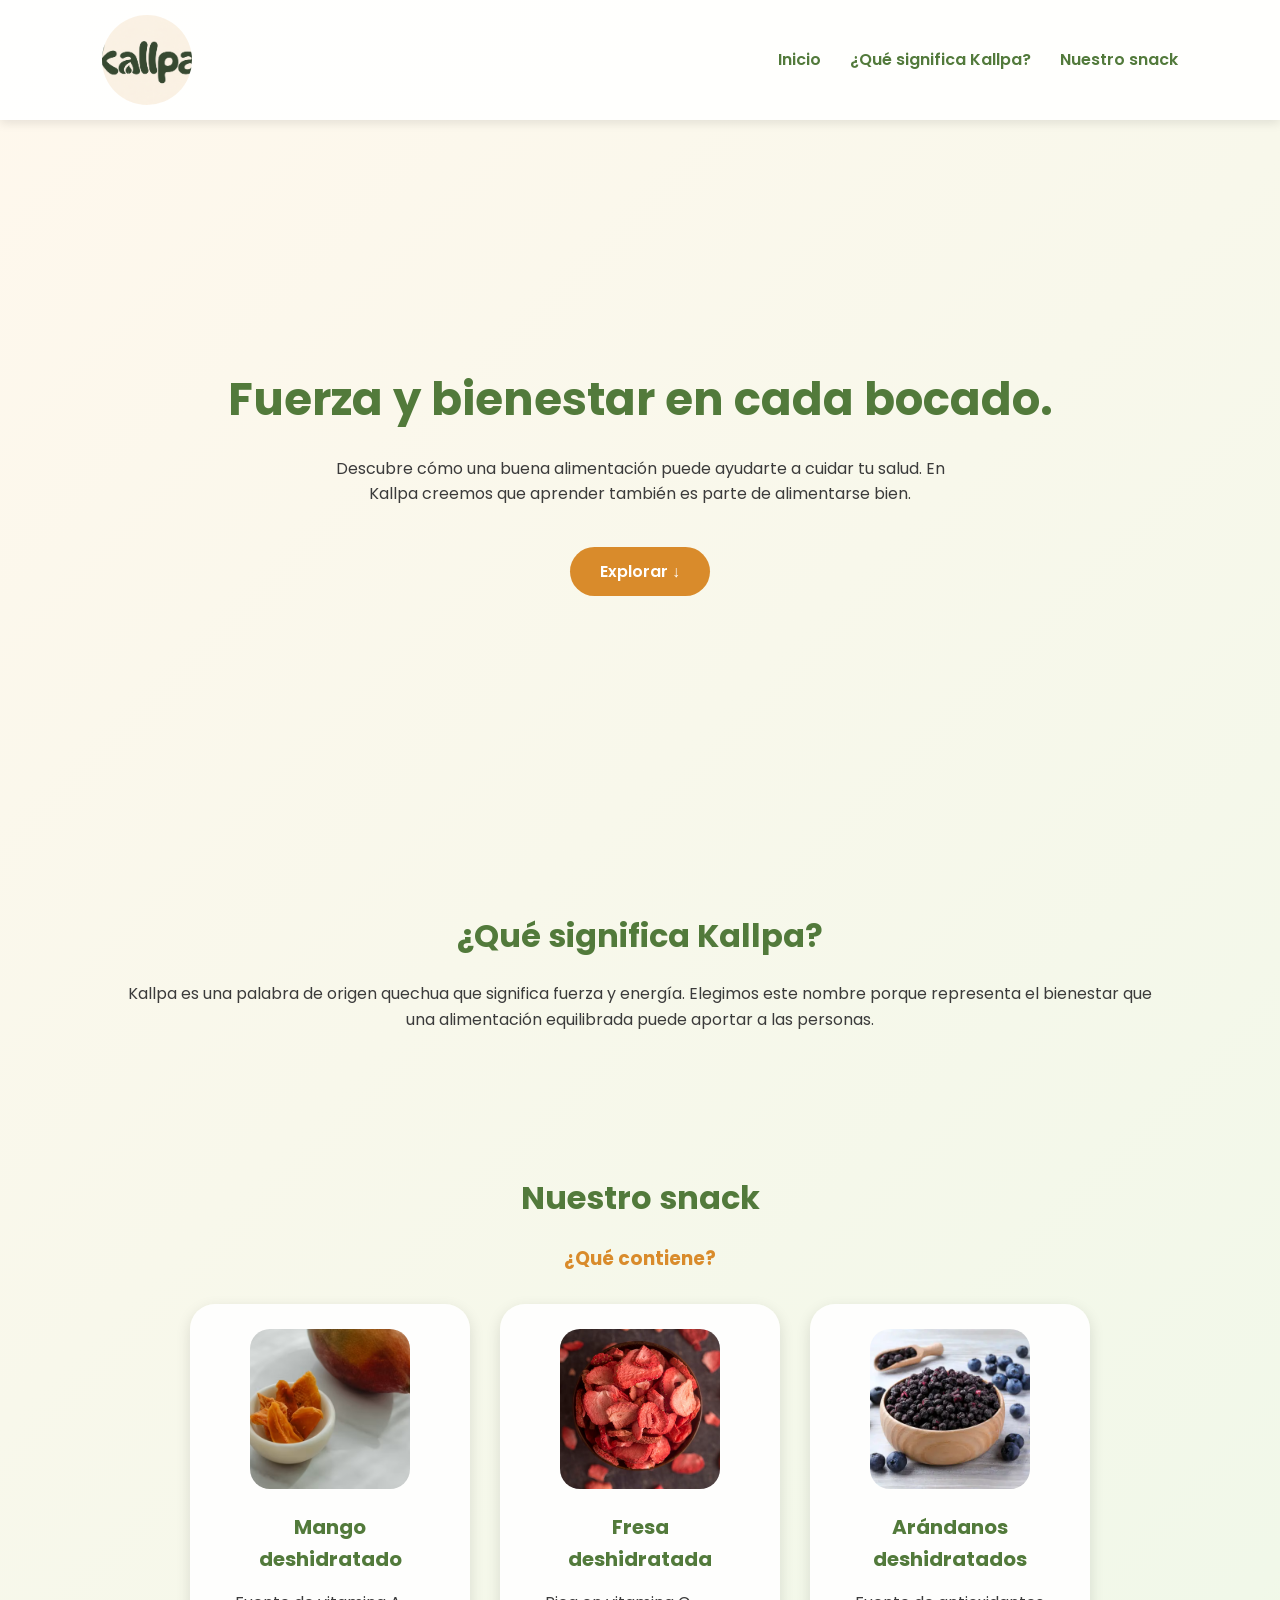
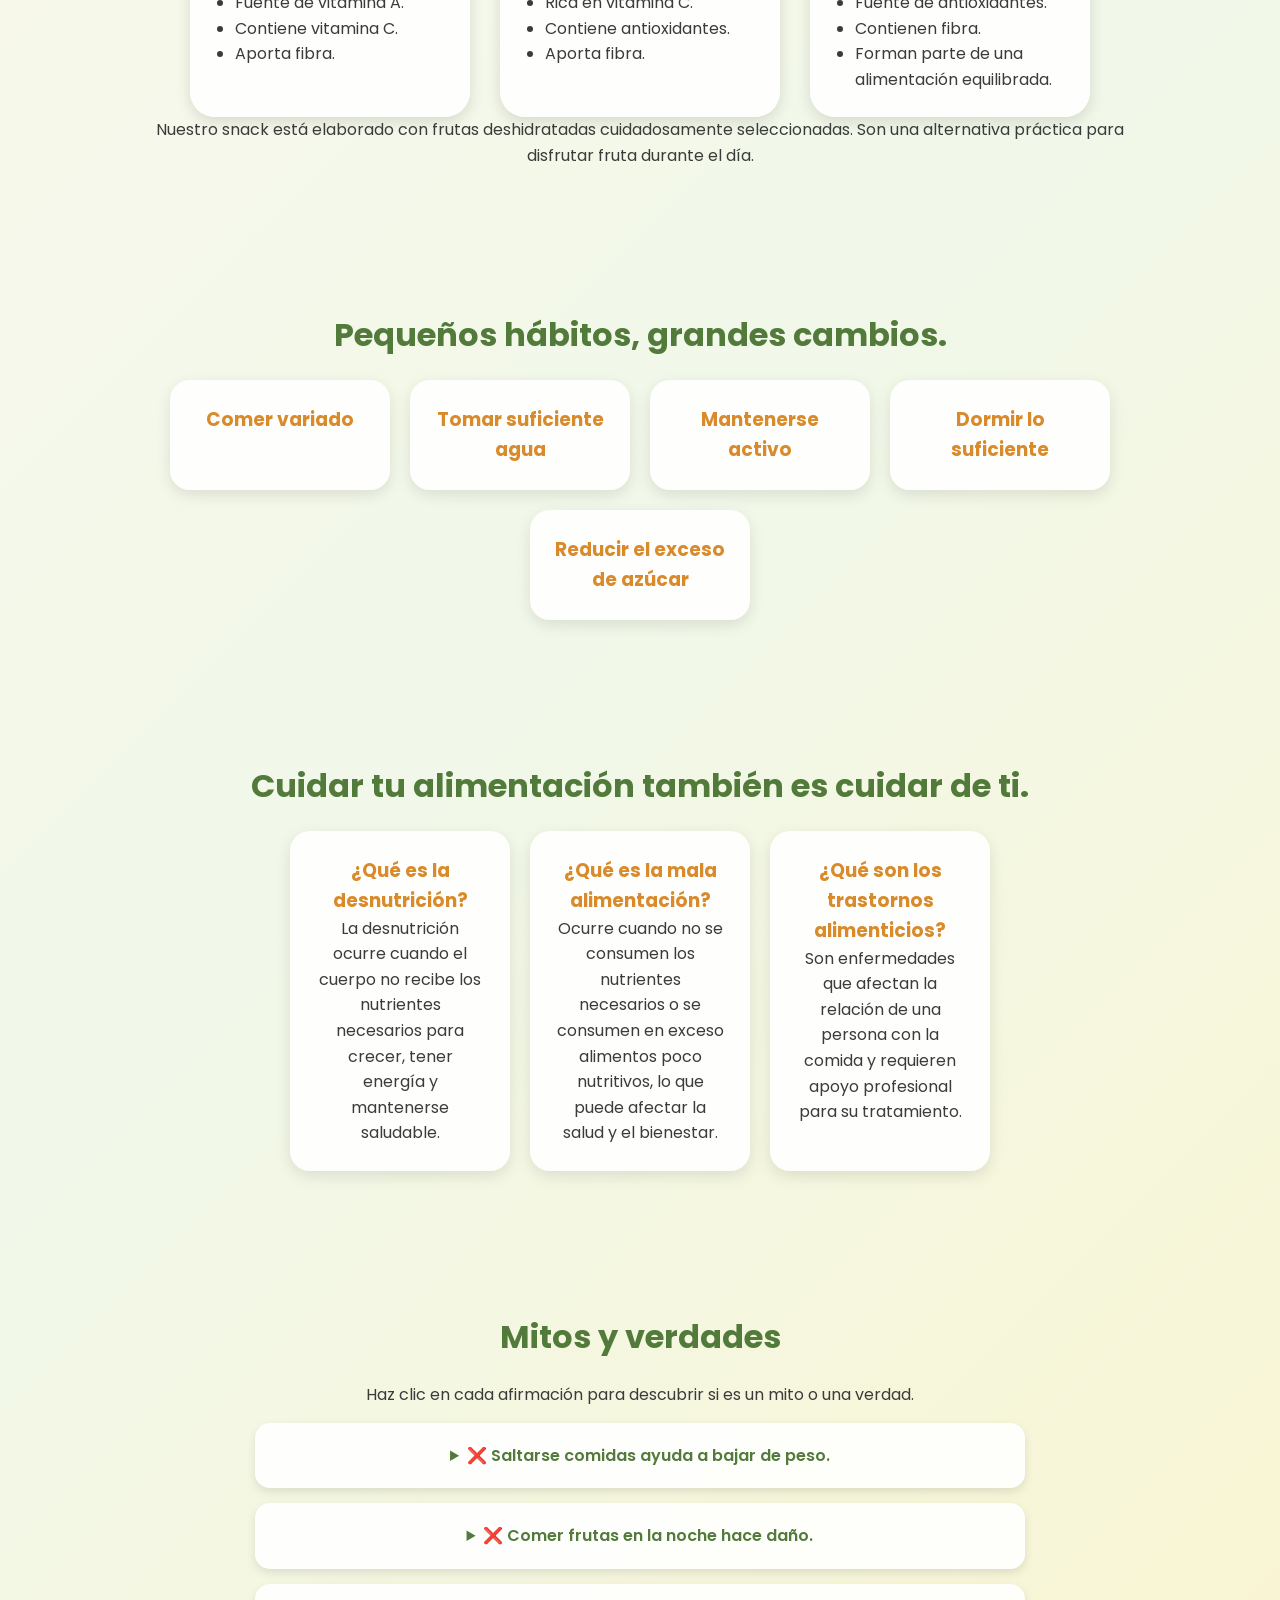
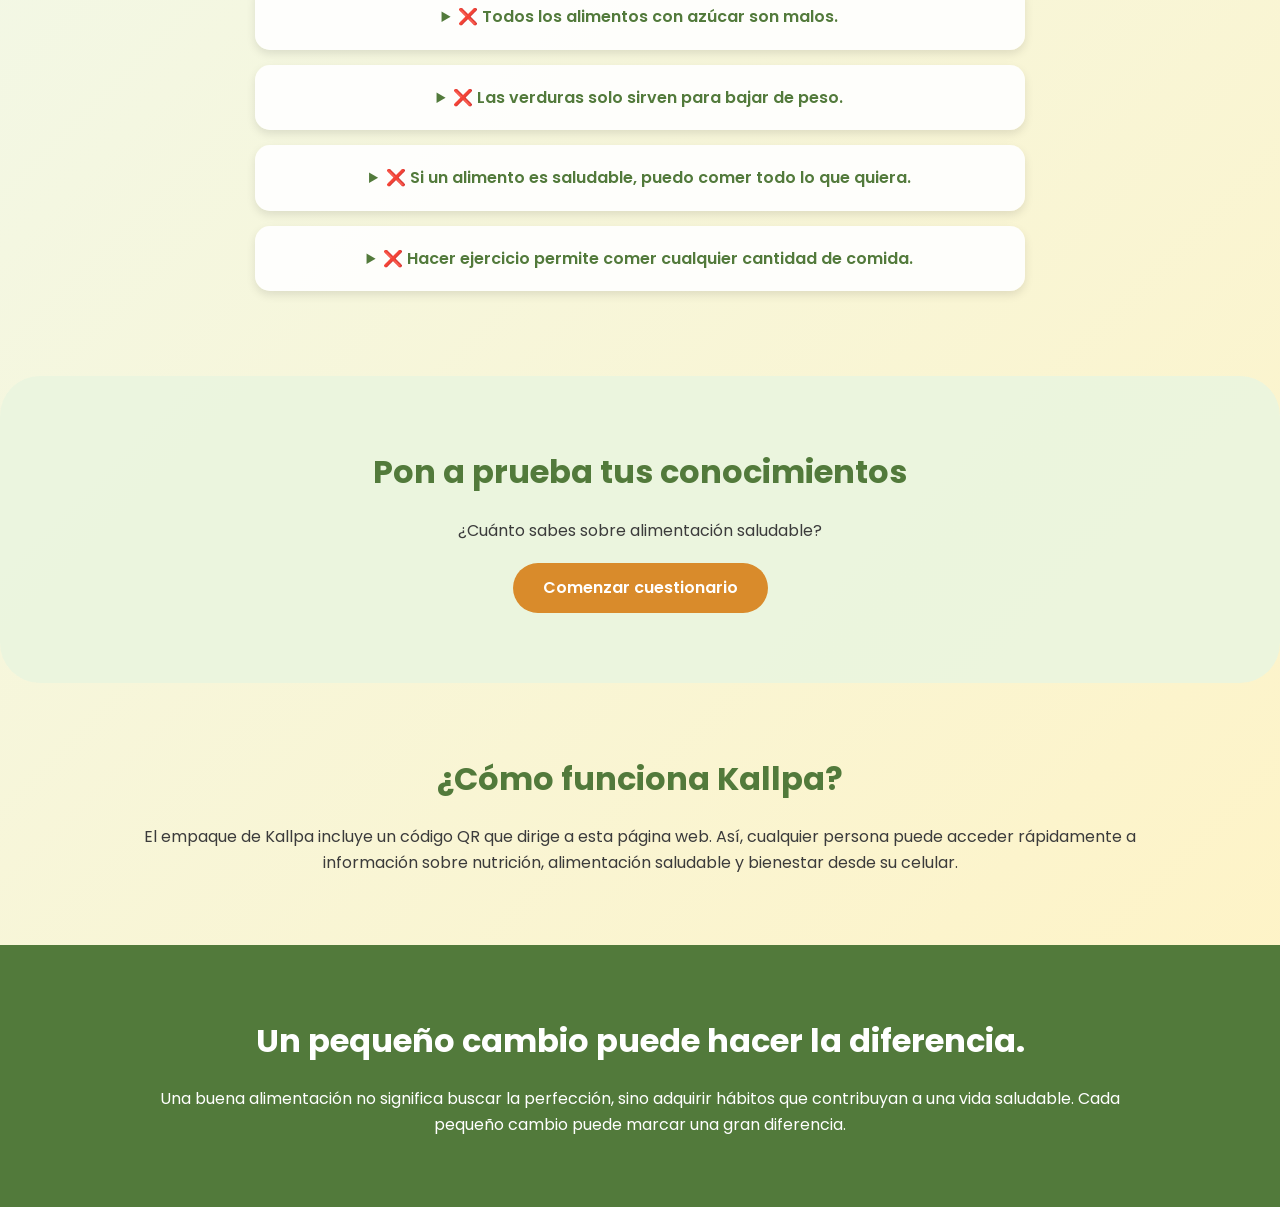
<file: ct.html>
<!DOCTYPE html>
<html lang="es">

<head>
    <meta charset="UTF-8">
    <meta name="viewport" content="width=device-width, initial-scale=1.0">
    <title>Kallpa</title>
    <link rel="stylesheet" href="style.css">
</head>

<body>

<header>

    <img src="imagenes/kallpa_logo.jpg" alt="Logo de Kallpa" class="logo">

    <nav>
        <a href="#inicio">Inicio</a>
        <a href="#kallpa">¿Qué significa Kallpa?</a>
        <a href="#snack">Nuestro snack</a>
    </nav>

</header>

<main>

    <section id="inicio" class="hero">

        <h1>Fuerza y bienestar en cada bocado.</h1>

        <p>
            Descubre cómo una buena alimentación puede ayudarte a cuidar tu salud.
            En Kallpa creemos que aprender también es parte de alimentarse bien.
        </p>

        <a href="#kallpa" class="boton">
            Explorar ↓
        </a>

    </section>

    <section id="kallpa">

        <h2>¿Qué significa Kallpa?</h2>

        <p>
            Kallpa es una palabra de origen quechua que significa fuerza y energía.
            Elegimos este nombre porque representa el bienestar que una alimentación
            equilibrada puede aportar a las personas.
        </p>

    </section>


   <section id="snack">

    <h2>Nuestro snack</h2>

    <h3>¿Qué contiene?</h3>

    <div class="frutas">

        <div class="fruta">

            <img src="imagenes/mango.png" alt="Mango deshidratado">

            <h4>Mango deshidratado</h4>

            <ul>
                <li>Fuente de vitamina A.</li>
                <li>Contiene vitamina C.</li>
                <li>Aporta fibra.</li>
            </ul>

        </div>

        <div class="fruta">

            <img src="imagenes/ffresa.png" alt="Fresa deshidratada">

            <h4>Fresa deshidratada</h4>

            <ul>
                <li>Rica en vitamina C.</li>
                <li>Contiene antioxidantes.</li>
                <li>Aporta fibra.</li>
            </ul>

        </div>

        <div class="fruta">

            <img src="imagenes/arandanos.png" alt="Arandanos deshidratados">

            <h4>Arándanos deshidratados</h4>

            <ul>
                <li>Fuente de antioxidantes.</li>
                <li>Contienen fibra.</li>
                <li>Forman parte de una alimentación equilibrada.</li>
            </ul>

        </div>

    </div>

    <p>
        Nuestro snack está elaborado con frutas deshidratadas cuidadosamente
        seleccionadas. Son una alternativa práctica para disfrutar fruta durante
        el día.
    </p>

</section>


<section id="alimentacion">

    <h2>Pequeños hábitos, grandes cambios.</h2>

    <div class="habitos">

        <div class="habito">
            <h3>Comer variado</h3>
        </div>

        <div class="habito">
            <h3>Tomar suficiente agua</h3>
        </div>

        <div class="habito">
            <h3>Mantenerse activo</h3>
        </div>

        <div class="habito">
            <h3>Dormir lo suficiente</h3>
        </div>

        <div class="habito">
            <h3>Reducir el exceso de azúcar</h3>
        </div>

    </div>

</section>


<section id="bienestar">

    <h2>Cuidar tu alimentación también es cuidar de ti.</h2>

    <div class="bloques">

        <div class="bloque">

            <h3>¿Qué es la desnutrición?</h3>

            <p>
                La desnutrición ocurre cuando el cuerpo no recibe los nutrientes
                necesarios para crecer, tener energía y mantenerse saludable.
            </p>

        </div>

        <div class="bloque">

            <h3>¿Qué es la mala alimentación?</h3>

            <p>
                Ocurre cuando no se consumen los nutrientes necesarios o se
                consumen en exceso alimentos poco nutritivos, lo que puede afectar
                la salud y el bienestar.
            </p>

        </div>

        <div class="bloque">

            <h3>¿Qué son los trastornos alimenticios?</h3>

            <p>
                Son enfermedades que afectan la relación de una persona con la
                comida y requieren apoyo profesional para su tratamiento.
            </p>

        </div>

    </div>

</section>


<section id="mitos">

    <h2>Mitos y verdades</h2>

    <p>Haz clic en cada afirmación para descubrir si es un mito o una verdad.</p>

    <div class="mitos-contenedor">

        <details class="mito">
            <summary>❌ Saltarse comidas ayuda a bajar de peso.</summary>
            <p><strong>FALSO.</strong> El cuerpo necesita recibir energía y nutrientes de manera adecuada durante el día.</p>
        </details>

        <details class="mito">
            <summary>❌ Comer frutas en la noche hace daño.</summary>
            <p><strong>FALSO.</strong> Las frutas pueden consumirse a cualquier hora como parte de una alimentación equilibrada.</p>
        </details>

        <details class="mito">
            <summary>❌ Todos los alimentos con azúcar son malos.</summary>
            <p><strong>DEPENDE.</strong> Las frutas contienen azúcares naturales y también aportan vitaminas, minerales y fibra. Lo recomendable es limitar el exceso de azúcares añadidos.</p>
        </details>

        <details class="mito">
            <summary>❌ Las verduras solo sirven para bajar de peso.</summary>
            <p><strong>FALSO.</strong> Las verduras aportan vitaminas, minerales y fibra que ayudan al buen funcionamiento del cuerpo.</p>
        </details>

        <details class="mito">
            <summary>❌ Si un alimento es saludable, puedo comer todo lo que quiera.</summary>
            <p><strong>FALSO.</strong> Incluso los alimentos saludables deben consumirse en porciones adecuadas.</p>
        </details>

        <details class="mito">
            <summary>❌ Hacer ejercicio permite comer cualquier cantidad de comida.</summary>
            <p><strong>FALSO.</strong> La actividad física es importante, pero también lo es mantener una alimentación equilibrada.</p>
        </details>

    </div>

</section>

<section class="quiz">
    <h2>Pon a prueba tus conocimientos</h2>
    <p>¿Cuánto sabes sobre alimentación saludable?</p>

    <a href="https://docs.google.com/forms/d/e/1FAIpQLScyq82SqZ9mkVYX7Wcdr_SAm0mbuX73Ae4o_9WjfI1MRwHvJA/viewform?usp=preview" target="_blank" class="boton-quiz">
        Comenzar cuestionario
    </a>
</section>

<section id="qr">

    <h2>¿Cómo funciona Kallpa?</h2>

    <p>
        El empaque de Kallpa incluye un código QR que dirige a esta página web.
        Así, cualquier persona puede acceder rápidamente a información sobre
        nutrición, alimentación saludable y bienestar desde su celular.
    </p>

</section>


<section id="mensaje-final">

    <h2>Un pequeño cambio puede hacer la diferencia.</h2>

    <p>
        Una buena alimentación no significa buscar la perfección, sino adquirir
        hábitos que contribuyan a una vida saludable. Cada pequeño cambio puede
        marcar una gran diferencia.
    </p>

</section>
</file>
<file: style.css>
@import url('https://fonts.googleapis.com/css2?family=Poppins:wght@400;500;600;700&display=swap');


* {
    box-sizing: border-box;
    margin: 0;
    padding: 0;
}


body {
    font-family: 'Poppins', sans-serif;
    background: linear-gradient(
        135deg,
        #fff8ed,
        #f1f8e9,
        #fff3c4
    );
    color: #3b3b3b;
    line-height: 1.6;
}




header {
    background-color: rgba(255,255,255,0.9);
    display: flex;
    justify-content: space-between;
    align-items: center;
    padding: 15px 8%;
    box-shadow: 0 3px 10px rgba(0,0,0,0.1);
    position: sticky;
    top: 0;
    z-index: 10;
}


.logo {
    width: 90px;
    height: 90px;
    object-fit: cover;
    border-radius: 50%;
}


nav a {
    text-decoration: none;
    color: #527a3b;
    font-weight: 600;
    margin-left: 25px;
}


nav a:hover {
    color: #d98b2b;
}


section {
    padding: 70px 10%;
    text-align: center;
}


h1 {
    font-size: 45px;
    color: #527a3b;
}


h2 {
    color: #527a3b;
    font-size: 32px;
    margin-bottom: 20px;
}


h3 {
    color: #d98b2b;
}



.hero {
    min-height: 80vh;
    display: flex;
    flex-direction: column;
    justify-content: center;
    align-items: center;
}


.hero p {
    max-width: 650px;
    margin: 20px;
}




.boton,
.boton-quiz {
    background-color: #d98b2b;
    color: white;
    padding: 12px 30px;
    border-radius: 30px;
    text-decoration: none;
    font-weight: 600;
    display: inline-block;
    margin-top: 20px;
}


.boton:hover,
.boton-quiz:hover {
    background-color: #b8731e;
}




.frutas {
    display: flex;
    justify-content: center;
    gap: 30px;
    flex-wrap: wrap;
    margin-top: 30px;
}


.fruta {
    background-color: rgba(255,255,255,0.9);
    width: 280px;
    padding: 25px;
    border-radius: 25px;
    box-shadow: 0 5px 15px rgba(0,0,0,0.12);
    transition: 0.3s;
}


.fruta:hover {
    transform: translateY(-8px);
}


.fruta img {
    width: 160px;
    height: 160px;
    object-fit: cover;
    border-radius: 20px;
}


.fruta h4 {
    margin: 15px;
    color: #527a3b;
    font-size: 20px;
}


.fruta ul {
    text-align: left;
    padding-left: 20px;
}




.habitos,
.bloques {
    display: flex;
    justify-content: center;
    gap: 20px;
    flex-wrap: wrap;
}


.habito,
.bloque {
    background-color: rgba(255,255,255,0.9);
    width: 220px;
    padding: 25px;
    border-radius: 20px;
    box-shadow: 0 5px 15px rgba(0,0,0,0.1);
    transition: 0.3s;
}


.habito:hover,
.bloque:hover {
    transform: translateY(-8px);
}



.mitos-contenedor {
    max-width: 800px;
    margin: auto;
}


.mito {
    background-color: rgba(255,255,255,0.9);
    padding: 20px;
    margin: 15px;
    border-radius: 15px;
    box-shadow: 0 4px 10px rgba(0,0,0,0.1);
}


summary {
    cursor: pointer;
    font-weight: 600;
    color: #527a3b;
}




.quiz {
    background-color: rgba(234,245,223,0.9);
    border-radius: 40px;
}




#mensaje-final {
    background-color: #527a3b;
    color: white;
}


#mensaje-final h2 {
    color: white;
}
</file>
